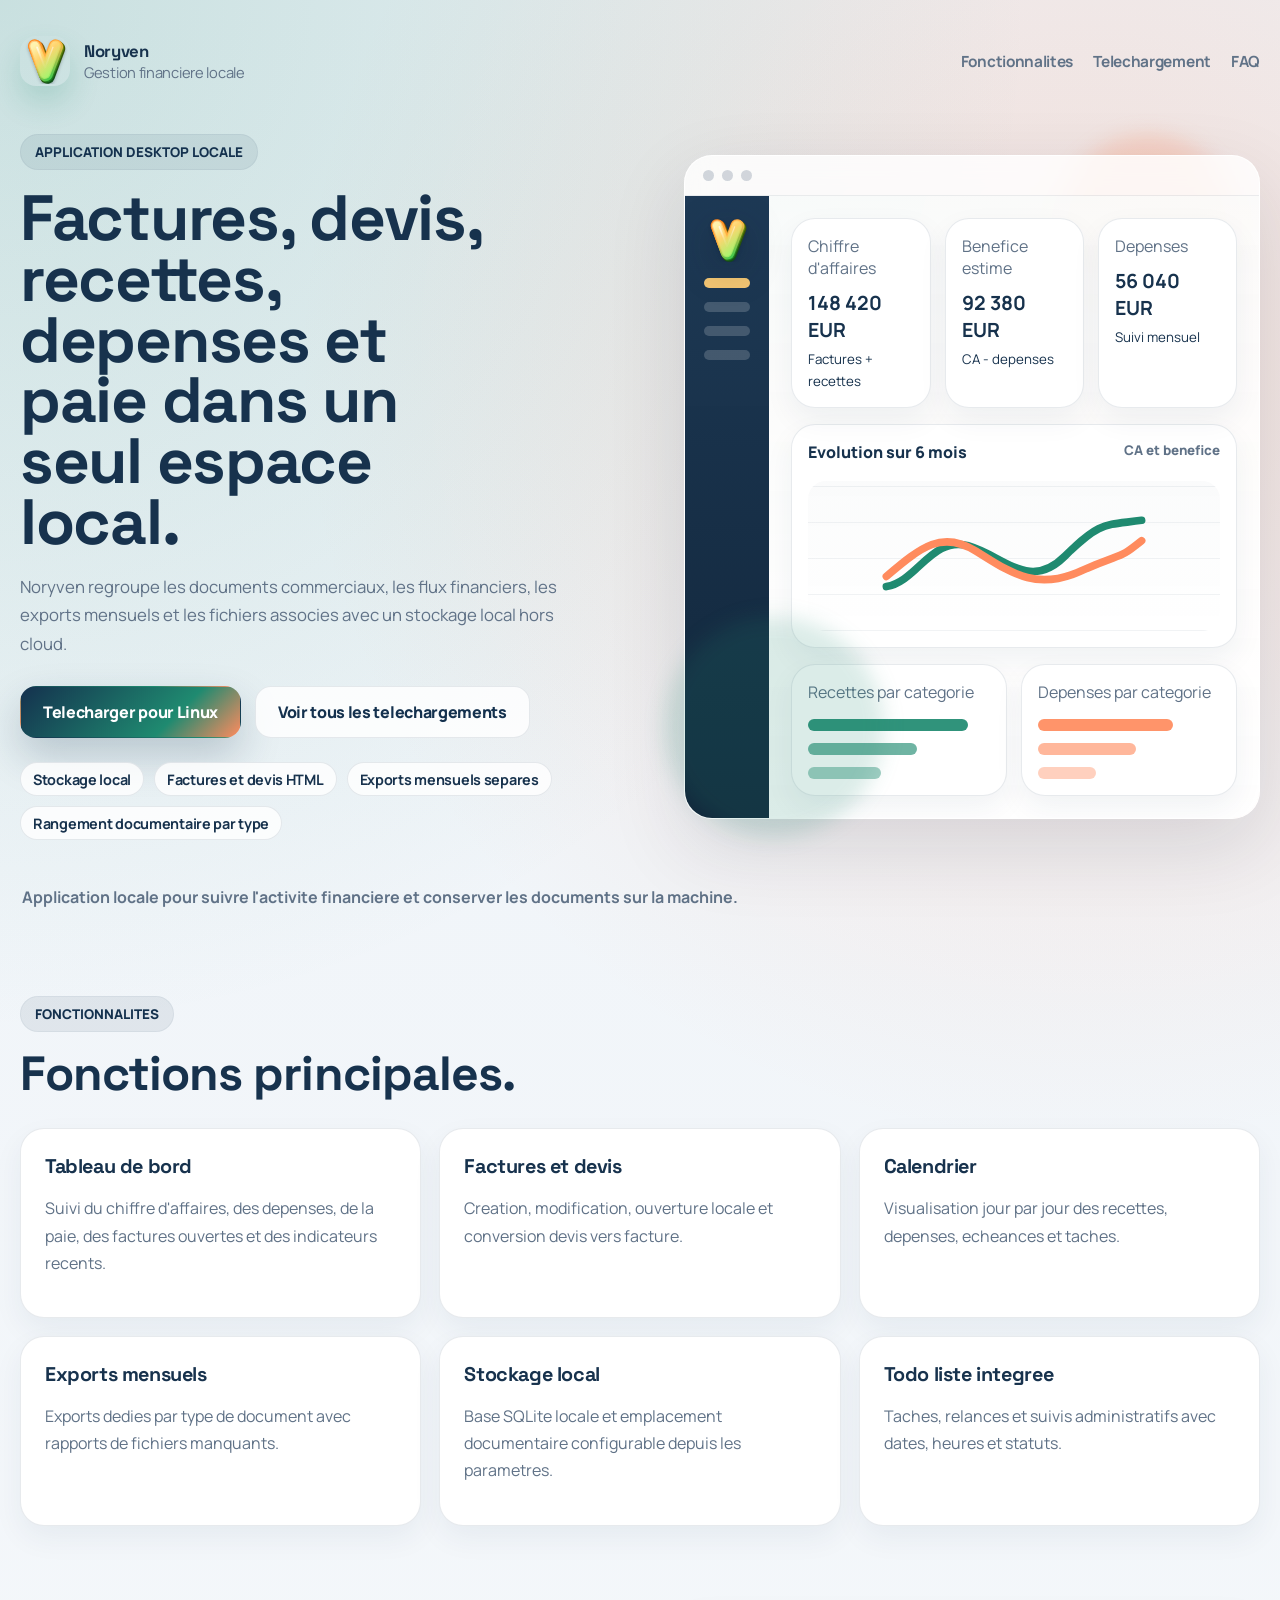
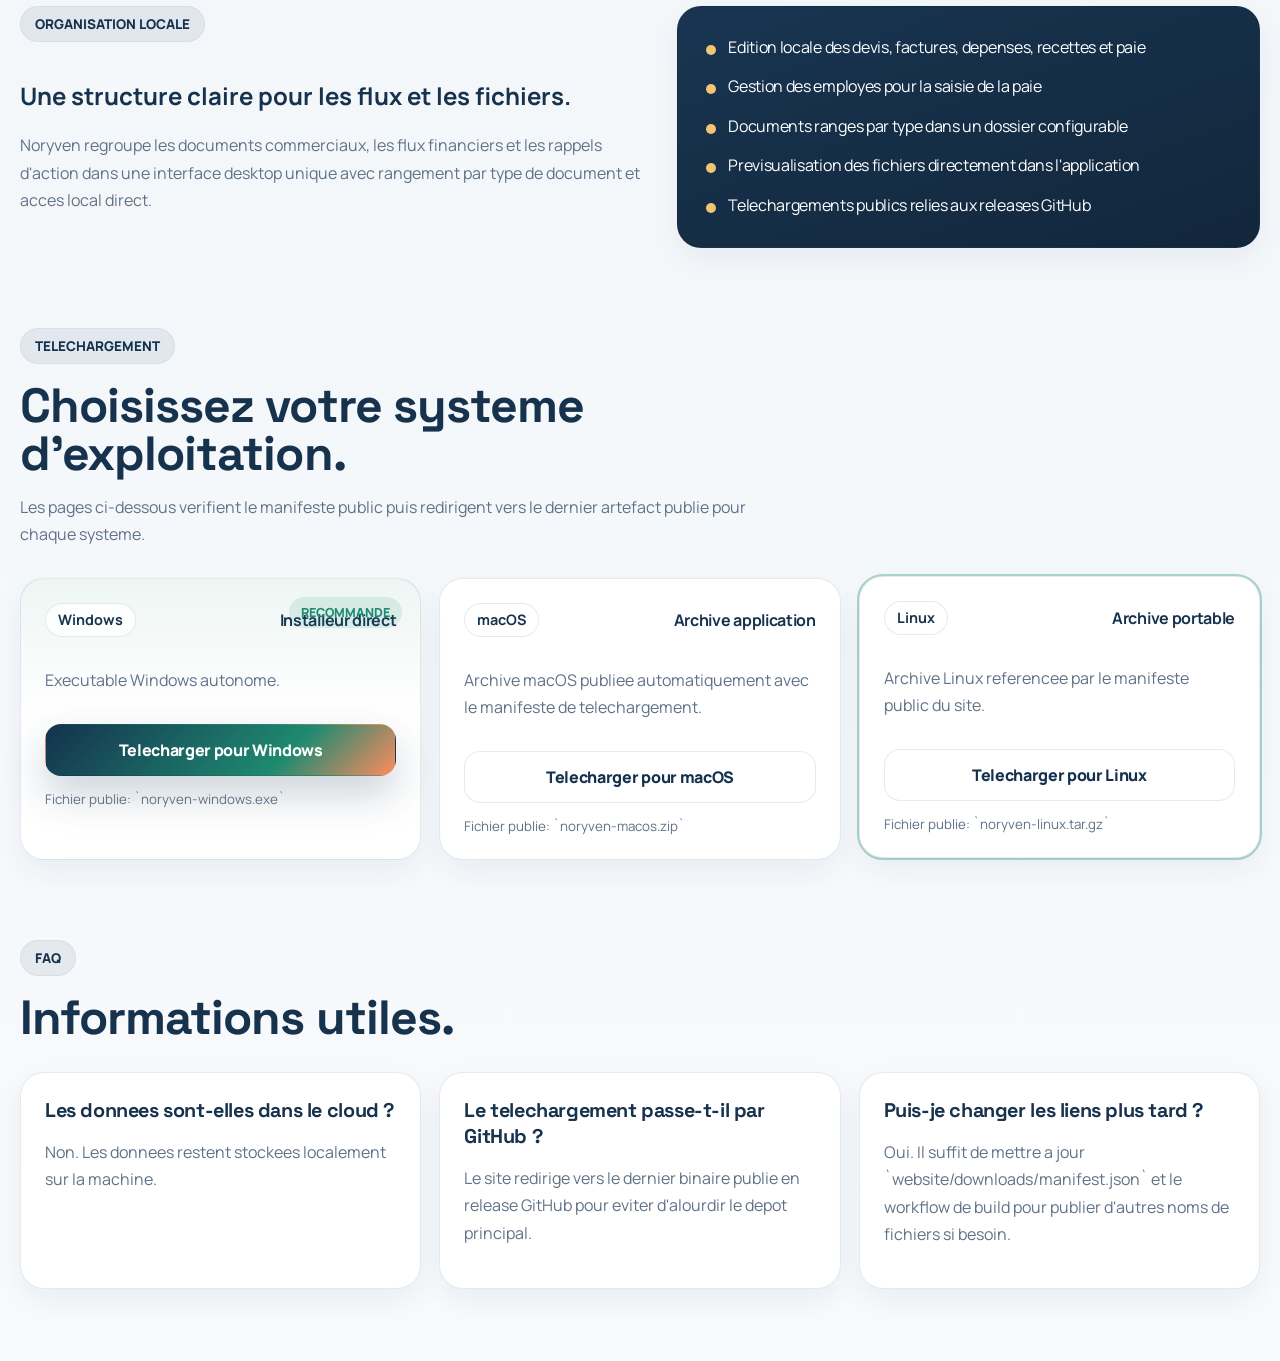
<file: website/index.html>
<!DOCTYPE html>
<html lang="fr">
<head>
    <meta charset="UTF-8">
    <meta name="viewport" content="width=device-width, initial-scale=1.0">
    <title>Noryven | Gestion financiere locale</title>
    <meta name="description" content="Noryven est un logiciel desktop local pour suivre factures, devis, recettes, depenses, paie et documents financiers.">
    <link rel="icon" href="./favicon.ico">
    <link rel="preconnect" href="https://fonts.googleapis.com">
    <link rel="preconnect" href="https://fonts.gstatic.com" crossorigin>
    <link href="https://fonts.googleapis.com/css2?family=Manrope:wght@400;500;700;800&family=Space+Grotesk:wght@500;700&display=swap" rel="stylesheet">
    <link rel="stylesheet" href="./styles.css">
</head>
<body>
    <div class="page-shell">
        <header class="site-header">
            <a class="brand" href="#top" aria-label="Noryven">
                <img src="./logo.svg" alt="Logo Noryven" class="brand-mark">
                <div>
                    <strong>Noryven</strong>
                    <span>Gestion financiere locale</span>
                </div>
            </a>
            <nav class="site-nav">
                <a href="#fonctionnalites">Fonctionnalites</a>
                <a href="#telechargement">Telechargement</a>
                <a href="#faq">FAQ</a>
            </nav>
        </header>

        <main id="top">
            <section class="hero">
                <div class="hero-copy">
                    <span class="eyebrow">Application desktop locale</span>
                    <h1>Factures, devis, recettes, depenses et paie dans un seul espace local.</h1>
                    <p class="hero-text">
                        Noryven regroupe les documents commerciaux, les flux financiers, les exports mensuels
                        et les fichiers associes avec un stockage local hors cloud.
                    </p>
                    <div class="hero-actions">
                        <a id="hero-download" class="button button-primary" href="/telecharger/windows">Telecharger pour votre systeme</a>
                        <a class="button button-secondary" href="#telechargement">Voir tous les telechargements</a>
                    </div>
                    <div class="hero-badges">
                        <span>Stockage local</span>
                        <span>Factures et devis HTML</span>
                        <span>Exports mensuels separes</span>
                        <span>Rangement documentaire par type</span>
                    </div>
                </div>

                <div class="hero-preview" aria-label="Apercu du logiciel">
                    <div class="preview-window">
                        <div class="preview-topbar">
                            <span></span>
                            <span></span>
                            <span></span>
                        </div>
                        <div class="preview-content">
                            <div class="preview-sidebar">
                                <img src="./logo.svg" alt="Logo Noryven" class="preview-logo">
                                <div class="preview-nav-item active"></div>
                                <div class="preview-nav-item"></div>
                                <div class="preview-nav-item"></div>
                                <div class="preview-nav-item"></div>
                            </div>
                            <div class="preview-main">
                                <div class="preview-grid">
                                    <article class="preview-card">
                                        <span>Chiffre d'affaires</span>
                                        <strong>148 420 EUR</strong>
                                        <small>Factures + recettes</small>
                                    </article>
                                    <article class="preview-card">
                                        <span>Benefice estime</span>
                                        <strong>92 380 EUR</strong>
                                        <small>CA - depenses</small>
                                    </article>
                                    <article class="preview-card">
                                        <span>Depenses</span>
                                        <strong>56 040 EUR</strong>
                                        <small>Suivi mensuel</small>
                                    </article>
                                </div>
                                <div class="preview-chart">
                                    <div class="chart-header">
                                        <span>Evolution sur 6 mois</span>
                                        <small>CA et benefice</small>
                                    </div>
                                    <div class="chart-lines">
                                        <span class="line teal"></span>
                                        <span class="line coral"></span>
                                    </div>
                                </div>
                                <div class="preview-lists">
                                    <div class="mini-panel">
                                        <span>Recettes par categorie</span>
                                        <div class="mini-bars teal-bars">
                                            <i></i><i></i><i></i>
                                        </div>
                                    </div>
                                    <div class="mini-panel">
                                        <span>Depenses par categorie</span>
                                        <div class="mini-bars coral-bars">
                                            <i></i><i></i><i></i>
                                        </div>
                                    </div>
                                </div>
                            </div>
                        </div>
                    </div>
                </div>
            </section>

            <section class="trust-strip">
                <p>Application locale pour suivre l'activite financiere et conserver les documents sur la machine.</p>
            </section>

            <section id="fonctionnalites" class="section">
                <div class="section-head">
                    <span class="eyebrow">Fonctionnalites</span>
                    <h2>Fonctions principales.</h2>
                </div>
                <div class="features-grid">
                    <article class="feature-card">
                        <h3>Tableau de bord</h3>
                        <p>Suivi du chiffre d'affaires, des depenses, de la paie, des factures ouvertes et des indicateurs recents.</p>
                    </article>
                    <article class="feature-card">
                        <h3>Factures et devis</h3>
                        <p>Creation, modification, ouverture locale et conversion devis vers facture.</p>
                    </article>
                    <article class="feature-card">
                        <h3>Calendrier</h3>
                        <p>Visualisation jour par jour des recettes, depenses, echeances et taches.</p>
                    </article>
                    <article class="feature-card">
                        <h3>Exports mensuels</h3>
                        <p>Exports dedies par type de document avec rapports de fichiers manquants.</p>
                    </article>
                    <article class="feature-card">
                        <h3>Stockage local</h3>
                        <p>Base SQLite locale et emplacement documentaire configurable depuis les parametres.</p>
                    </article>
                    <article class="feature-card">
                        <h3>Todo liste integree</h3>
                        <p>Taches, relances et suivis administratifs avec dates, heures et statuts.</p>
                    </article>
                </div>
            </section>

            <section class="section section-highlight">
                <div class="split-layout">
                    <div>
                        <span class="eyebrow">Organisation locale</span>
                        <h2>Une structure claire pour les flux et les fichiers.</h2>
                        <p>
                            Noryven regroupe les documents commerciaux, les flux financiers et les rappels d'action
                            dans une interface desktop unique avec rangement par type de document et acces local direct.
                        </p>
                    </div>
                    <div class="highlight-panel">
                        <ul class="check-list">
                            <li>Edition locale des devis, factures, depenses, recettes et paie</li>
                            <li>Gestion des employes pour la saisie de la paie</li>
                            <li>Documents ranges par type dans un dossier configurable</li>
                            <li>Previsualisation des fichiers directement dans l'application</li>
                            <li>Telechargements publics relies aux releases GitHub</li>
                        </ul>
                    </div>
                </div>
            </section>

            <section id="telechargement" class="section">
                <div class="section-head">
                    <span class="eyebrow">Telechargement</span>
                    <h2>Choisissez votre systeme d'exploitation.</h2>
                    <p>Les pages ci-dessous verifient le manifeste public puis redirigent vers le dernier artefact publie pour chaque systeme.</p>
                </div>

                <div class="download-grid">
                    <article class="download-card recommended" data-os-card="windows">
                        <div class="download-top">
                            <span class="os-pill">Windows</span>
                            <strong>Installeur direct</strong>
                        </div>
                        <p>Executable Windows autonome.</p>
                        <a class="button button-primary" href="/telecharger/windows">Telecharger pour Windows</a>
                        <small>Fichier publie: `noryven-windows.exe`</small>
                    </article>

                    <article class="download-card" data-os-card="macos">
                        <div class="download-top">
                            <span class="os-pill">macOS</span>
                            <strong>Archive application</strong>
                        </div>
                        <p>Archive macOS publiee automatiquement avec le manifeste de telechargement.</p>
                        <a class="button button-secondary" href="/telecharger/macos">Telecharger pour macOS</a>
                        <small>Fichier publie: `noryven-macos.zip`</small>
                    </article>

                    <article class="download-card" data-os-card="linux">
                        <div class="download-top">
                            <span class="os-pill">Linux</span>
                            <strong>Archive portable</strong>
                        </div>
                        <p>Archive Linux referencee par le manifeste public du site.</p>
                        <a class="button button-secondary" href="/telecharger/linux">Telecharger pour Linux</a>
                        <small>Fichier publie: `noryven-linux.tar.gz`</small>
                    </article>
                </div>
            </section>

            <section id="faq" class="section">
                <div class="section-head">
                    <span class="eyebrow">FAQ</span>
                    <h2>Informations utiles.</h2>
                </div>
                <div class="faq-list">
                    <article>
                        <h3>Les donnees sont-elles dans le cloud ?</h3>
                        <p>Non. Les donnees restent stockees localement sur la machine.</p>
                    </article>
                    <article>
                        <h3>Le telechargement passe-t-il par GitHub ?</h3>
                        <p>Le site redirige vers le dernier binaire publie en release GitHub pour eviter d'alourdir le depot principal.</p>
                    </article>
                    <article>
                        <h3>Puis-je changer les liens plus tard ?</h3>
                        <p>Oui. Il suffit de mettre a jour `website/downloads/manifest.json` et le workflow de build pour publier d'autres noms de fichiers si besoin.</p>
                    </article>
                </div>
            </section>
        </main>
    </div>

    <script src="./app.js"></script>
</body>
</html>
</file>
<file: website/styles.css>
:root {
    --navy: #14314e;
    --navy-deep: #0d2237;
    --teal: #1f8a70;
    --coral: #ff8b5e;
    --gold: #f2c572;
    --paper: #f4f6fa;
    --surface: #ffffff;
    --surface-soft: rgba(255, 255, 255, 0.7);
    --text: #17324d;
    --muted: #607287;
    --border: rgba(20, 49, 78, 0.1);
    --shadow: 0 28px 80px rgba(13, 34, 55, 0.12);
}

* {
    box-sizing: border-box;
}

html {
    scroll-behavior: smooth;
}

body {
    margin: 0;
    background:
        radial-gradient(circle at top left, rgba(31, 138, 112, 0.18), transparent 32%),
        radial-gradient(circle at 85% 12%, rgba(255, 139, 94, 0.2), transparent 28%),
        linear-gradient(180deg, #eef3f8 0%, #f8fafc 100%);
    color: var(--text);
    font-family: "Manrope", "Segoe UI", sans-serif;
}

a {
    color: inherit;
    text-decoration: none;
}

.page-shell {
    width: min(1240px, calc(100% - 40px));
    margin: 0 auto;
    padding: 20px 0 72px;
}

.site-header {
    display: flex;
    align-items: center;
    justify-content: space-between;
    gap: 24px;
    padding: 16px 0 24px;
}

.brand {
    display: inline-flex;
    align-items: center;
    gap: 14px;
}

.brand strong,
.brand span,
.site-nav a,
.hero-copy h1,
.section-head h2,
.feature-card h3,
.download-top strong,
.faq-list h3,
.check-list li,
.hero-badges span,
.button {
    letter-spacing: -0.02em;
}

.brand strong {
    display: block;
    font-family: "Space Grotesk", sans-serif;
    font-size: 1.05rem;
}

.brand span {
    display: block;
    color: var(--muted);
    font-size: 0.92rem;
}

.brand-mark {
    width: 50px;
    height: 50px;
    border-radius: 16px;
    box-shadow: 0 16px 30px rgba(31, 138, 112, 0.2);
}

.site-nav {
    display: flex;
    gap: 20px;
    flex-wrap: wrap;
}

.site-nav a {
    color: var(--muted);
    font-weight: 700;
    font-size: 0.96rem;
}

.hero {
    display: grid;
    grid-template-columns: 1.05fr 0.95fr;
    gap: 28px;
    align-items: center;
    padding: 24px 0 40px;
}

.eyebrow {
    display: inline-flex;
    align-items: center;
    gap: 8px;
    margin-bottom: 18px;
    padding: 8px 14px;
    background: rgba(20, 49, 78, 0.08);
    border: 1px solid rgba(20, 49, 78, 0.05);
    border-radius: 999px;
    color: var(--navy);
    font-size: 0.84rem;
    font-weight: 800;
    text-transform: uppercase;
}

.hero-copy h1 {
    max-width: 12ch;
    margin: 0;
    font-family: "Space Grotesk", sans-serif;
    font-size: clamp(2.7rem, 5vw, 4.8rem);
    line-height: 0.95;
}

.hero-text,
.section-head p,
.feature-card p,
.download-card p,
.faq-list p,
.section-highlight p {
    color: var(--muted);
    line-height: 1.7;
}

.hero-text {
    max-width: 56ch;
    margin: 20px 0 0;
    font-size: 1.05rem;
}

.hero-actions {
    display: flex;
    gap: 14px;
    flex-wrap: wrap;
    margin-top: 28px;
}

.button {
    display: inline-flex;
    align-items: center;
    justify-content: center;
    min-height: 52px;
    padding: 0 22px;
    border-radius: 16px;
    border: 1px solid transparent;
    font-weight: 800;
    transition: transform 160ms ease, box-shadow 160ms ease, background 160ms ease;
}

.button:hover {
    transform: translateY(-1px);
}

.button-primary {
    background: linear-gradient(135deg, var(--navy) 0%, var(--teal) 68%, var(--coral) 100%);
    color: #ffffff;
    box-shadow: 0 18px 40px rgba(20, 49, 78, 0.22);
}

.button-secondary {
    background: rgba(255, 255, 255, 0.82);
    border-color: var(--border);
    color: var(--navy);
}

.hero-badges {
    display: flex;
    gap: 10px;
    flex-wrap: wrap;
    margin-top: 24px;
}

.hero-badges span,
.os-pill {
    display: inline-flex;
    align-items: center;
    min-height: 34px;
    padding: 0 12px;
    border-radius: 999px;
    background: rgba(255, 255, 255, 0.8);
    border: 1px solid var(--border);
    font-size: 0.9rem;
    font-weight: 700;
}

.hero-preview {
    position: relative;
}

.hero-preview::before,
.hero-preview::after {
    content: "";
    position: absolute;
    inset: auto;
    border-radius: 999px;
    filter: blur(10px);
}

.hero-preview::before {
    width: 180px;
    height: 180px;
    right: 22px;
    top: -20px;
    background: rgba(255, 139, 94, 0.24);
}

.hero-preview::after {
    width: 220px;
    height: 220px;
    left: -20px;
    bottom: -18px;
    background: rgba(31, 138, 112, 0.16);
}

.preview-window {
    position: relative;
    overflow: hidden;
    background: rgba(255, 255, 255, 0.82);
    border: 1px solid rgba(255, 255, 255, 0.9);
    border-radius: 28px;
    box-shadow: var(--shadow);
    backdrop-filter: blur(14px);
}

.preview-topbar {
    display: flex;
    gap: 8px;
    padding: 14px 18px;
    border-bottom: 1px solid rgba(20, 49, 78, 0.08);
}

.preview-topbar span {
    width: 11px;
    height: 11px;
    border-radius: 50%;
    background: rgba(20, 49, 78, 0.18);
}

.preview-content {
    display: grid;
    grid-template-columns: 84px 1fr;
    min-height: 540px;
}

.preview-sidebar {
    display: flex;
    flex-direction: column;
    align-items: center;
    gap: 14px;
    padding: 20px 0;
    background: linear-gradient(180deg, rgba(20, 49, 78, 0.96), rgba(13, 34, 55, 0.98));
}

.preview-logo {
    width: 48px;
    height: 48px;
    object-fit: contain;
    filter: drop-shadow(0 10px 18px rgba(15, 23, 42, 0.28));
}

.preview-nav-item {
    width: 46px;
    height: 10px;
    border-radius: 999px;
    background: rgba(255, 255, 255, 0.18);
}

.preview-nav-item.active {
    background: var(--gold);
}

.preview-main {
    padding: 22px;
    background:
        linear-gradient(180deg, rgba(255, 255, 255, 0.68), rgba(255, 255, 255, 0.98)),
        linear-gradient(135deg, rgba(31, 138, 112, 0.08), rgba(255, 139, 94, 0.08));
}

.preview-grid {
    display: grid;
    grid-template-columns: repeat(3, minmax(0, 1fr));
    gap: 14px;
}

.preview-card,
.preview-chart,
.mini-panel,
.feature-card,
.download-card,
.highlight-panel,
.faq-list article {
    border: 1px solid var(--border);
    border-radius: 24px;
    background: var(--surface);
    box-shadow: 0 12px 30px rgba(20, 49, 78, 0.06);
}

.preview-card {
    padding: 16px;
}

.preview-card span,
.chart-header small,
.mini-panel span,
.download-card small {
    color: var(--muted);
}

.preview-card strong {
    display: block;
    margin: 10px 0 4px;
    font-size: 1.22rem;
}

.preview-chart {
    margin-top: 16px;
    padding: 16px;
}

.chart-header {
    display: flex;
    justify-content: space-between;
    gap: 12px;
    font-weight: 800;
}

.chart-lines {
    position: relative;
    height: 150px;
    margin-top: 18px;
    border-radius: 18px;
    background:
        linear-gradient(180deg, rgba(20, 49, 78, 0.02) 0%, rgba(20, 49, 78, 0) 100%),
        repeating-linear-gradient(
            to top,
            rgba(20, 49, 78, 0.06) 0,
            rgba(20, 49, 78, 0.06) 1px,
            transparent 1px,
            transparent 36px
        );
}

.chart-lines .line {
    position: absolute;
    inset: 24px 18px 24px 18px;
    background-repeat: no-repeat;
    background-position: center;
    background-size: 100% 100%;
}

.chart-lines .line.teal {
    background-image: url("data:image/svg+xml,%3Csvg xmlns='http://www.w3.org/2000/svg' viewBox='0 0 100 40'%3E%3Cpath d='M0 32 C12 30, 18 12, 32 16 S56 34, 70 20 S86 8, 100 6' fill='none' stroke='%231f8a70' stroke-width='3' stroke-linecap='round'/%3E%3C/svg%3E");
}

.chart-lines .line.coral {
    background-image: url("data:image/svg+xml,%3Csvg xmlns='http://www.w3.org/2000/svg' viewBox='0 0 100 40'%3E%3Cpath d='M0 28 C14 16, 22 10, 35 18 S58 34, 76 26 S90 22, 100 14' fill='none' stroke='%23ff8b5e' stroke-width='3' stroke-linecap='round'/%3E%3C/svg%3E");
}

.preview-lists {
    display: grid;
    grid-template-columns: repeat(2, minmax(0, 1fr));
    gap: 14px;
    margin-top: 16px;
}

.mini-panel {
    padding: 16px;
}

.mini-bars {
    display: flex;
    flex-direction: column;
    gap: 12px;
    margin-top: 16px;
}

.mini-bars i {
    display: block;
    height: 12px;
    border-radius: 999px;
}

.teal-bars i:nth-child(1) { width: 88%; background: rgba(31, 138, 112, 0.92); }
.teal-bars i:nth-child(2) { width: 60%; background: rgba(31, 138, 112, 0.64); }
.teal-bars i:nth-child(3) { width: 40%; background: rgba(31, 138, 112, 0.42); }
.coral-bars i:nth-child(1) { width: 74%; background: rgba(255, 139, 94, 0.92); }
.coral-bars i:nth-child(2) { width: 54%; background: rgba(255, 139, 94, 0.62); }
.coral-bars i:nth-child(3) { width: 32%; background: rgba(255, 139, 94, 0.4); }

.trust-strip {
    margin: 6px 0 8px;
    padding: 0 2px;
}

.trust-strip p {
    margin: 0;
    color: var(--muted);
    font-weight: 700;
}

.section {
    padding: 80px 0 0;
}

.section-head {
    max-width: 760px;
}

.section-head h2 {
    margin: 0;
    font-family: "Space Grotesk", sans-serif;
    font-size: clamp(2rem, 4vw, 3rem);
    line-height: 1;
}

.section-head p {
    margin-top: 16px;
}

.features-grid,
.download-grid,
.faq-list {
    display: grid;
    gap: 18px;
    margin-top: 30px;
}

.features-grid {
    grid-template-columns: repeat(3, minmax(0, 1fr));
}

.feature-card {
    padding: 24px;
}

.feature-card h3,
.faq-list h3 {
    margin-top: 0;
    margin-bottom: 12px;
    font-family: "Space Grotesk", sans-serif;
    font-size: 1.24rem;
}

.section-highlight {
    position: relative;
}

.split-layout {
    display: grid;
    grid-template-columns: 1fr 0.92fr;
    gap: 24px;
    align-items: stretch;
}

.highlight-panel {
    padding: 28px;
    background: linear-gradient(160deg, rgba(20, 49, 78, 0.98), rgba(13, 34, 55, 0.98));
    color: #ffffff;
}

.check-list {
    margin: 0;
    padding: 0;
    list-style: none;
    display: grid;
    gap: 14px;
}

.check-list li {
    position: relative;
    padding-left: 22px;
    line-height: 1.6;
}

.check-list li::before {
    content: "";
    position: absolute;
    left: 0;
    top: 10px;
    width: 10px;
    height: 10px;
    border-radius: 50%;
    background: var(--gold);
}

.download-grid {
    grid-template-columns: repeat(3, minmax(0, 1fr));
}

.download-card {
    display: flex;
    flex-direction: column;
    gap: 14px;
    padding: 24px;
}

.download-card.recommended {
    position: relative;
    background:
        linear-gradient(180deg, rgba(31, 138, 112, 0.08), rgba(255, 255, 255, 1) 48%),
        var(--surface);
}

.download-card.recommended::before {
    content: "Recommande";
    position: absolute;
    top: 18px;
    right: 18px;
    padding: 7px 12px;
    border-radius: 999px;
    background: rgba(31, 138, 112, 0.12);
    color: var(--teal);
    font-size: 0.78rem;
    font-weight: 800;
    text-transform: uppercase;
}

.download-card.is-active {
    outline: 2px solid rgba(31, 138, 112, 0.35);
    transform: translateY(-2px);
}

.download-top {
    display: flex;
    justify-content: space-between;
    align-items: center;
    gap: 12px;
}

.faq-list {
    grid-template-columns: repeat(3, minmax(0, 1fr));
}

.faq-list article {
    padding: 24px;
}

@media (max-width: 1120px) {
    .hero,
    .split-layout,
    .features-grid,
    .download-grid,
    .faq-list {
        grid-template-columns: 1fr;
    }

    .preview-content {
        grid-template-columns: 64px 1fr;
    }
}

@media (max-width: 760px) {
    .page-shell {
        width: min(100% - 28px, 1240px);
    }

    .site-header {
        flex-direction: column;
        align-items: flex-start;
    }

    .hero-copy h1 {
        max-width: 100%;
    }

    .preview-grid,
    .preview-lists {
        grid-template-columns: 1fr;
    }

    .button {
        width: 100%;
    }

    .hero-actions {
        flex-direction: column;
    }
}
</file>
